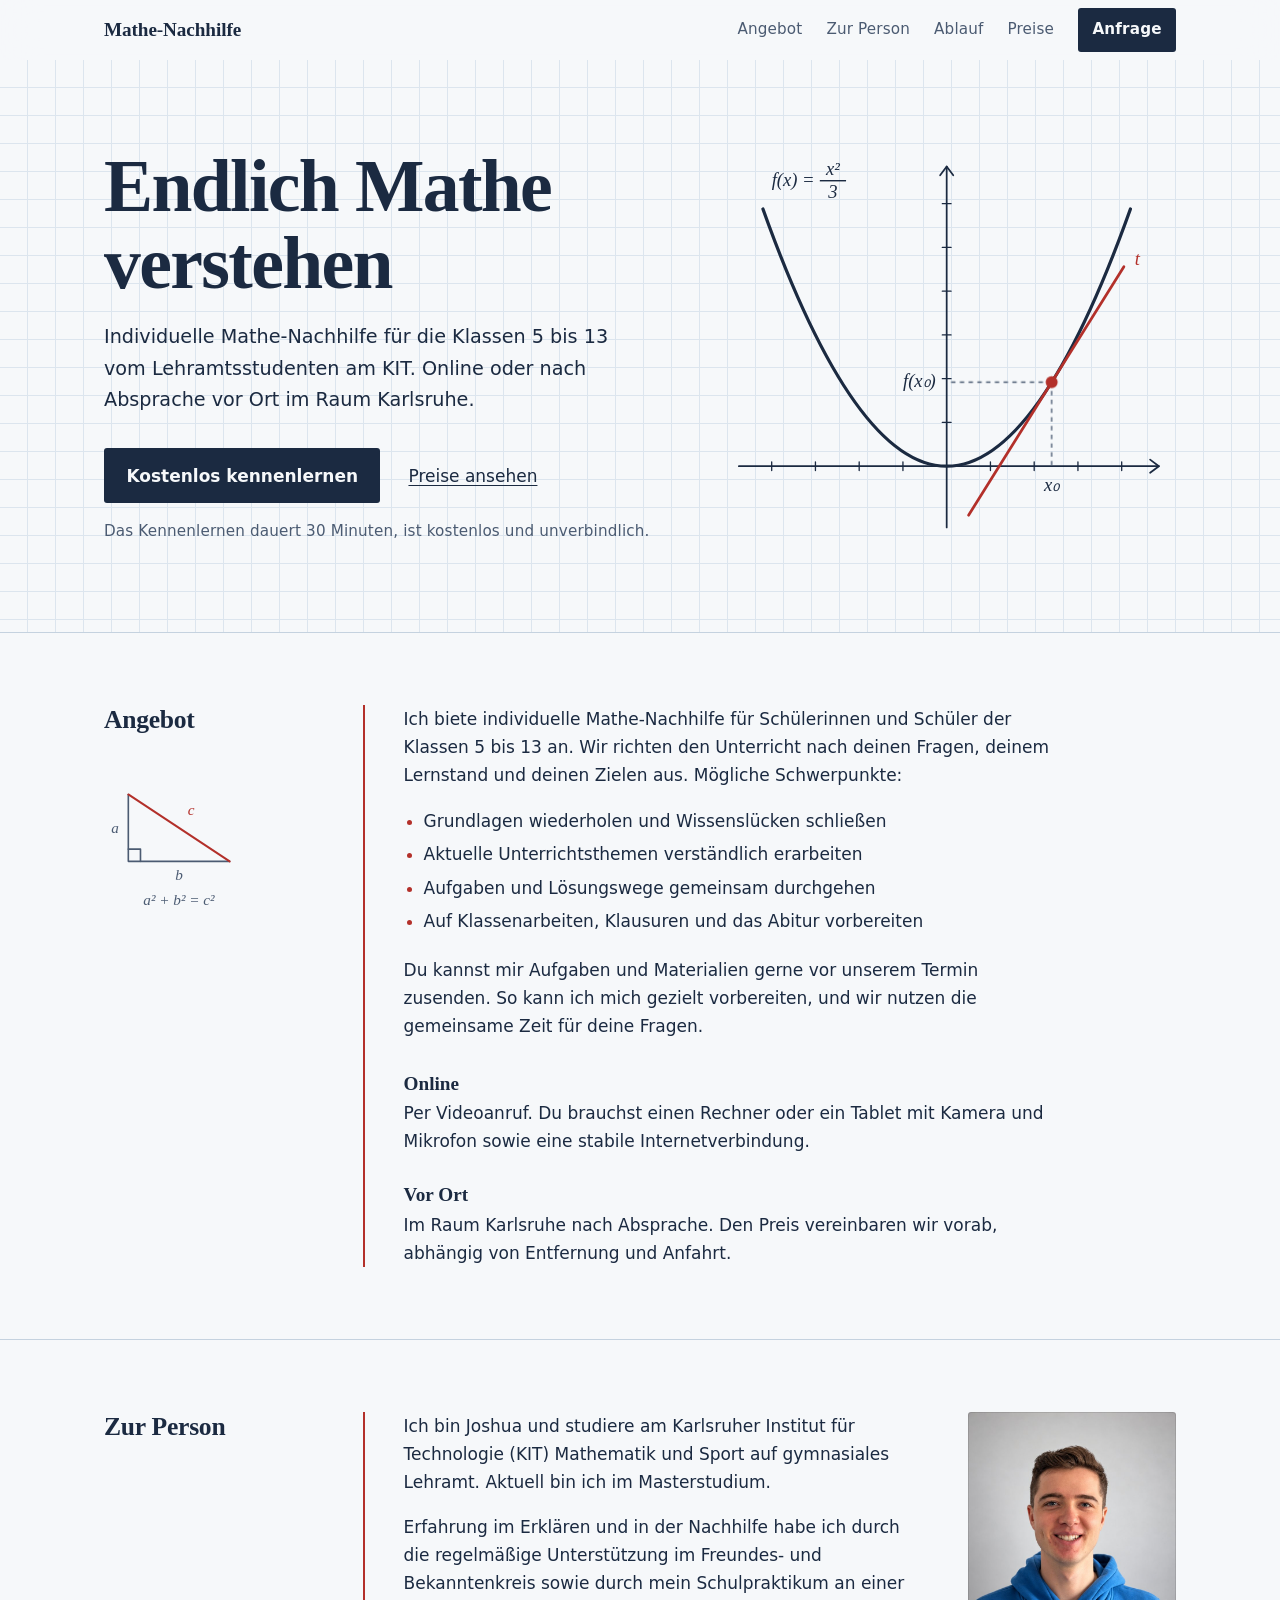
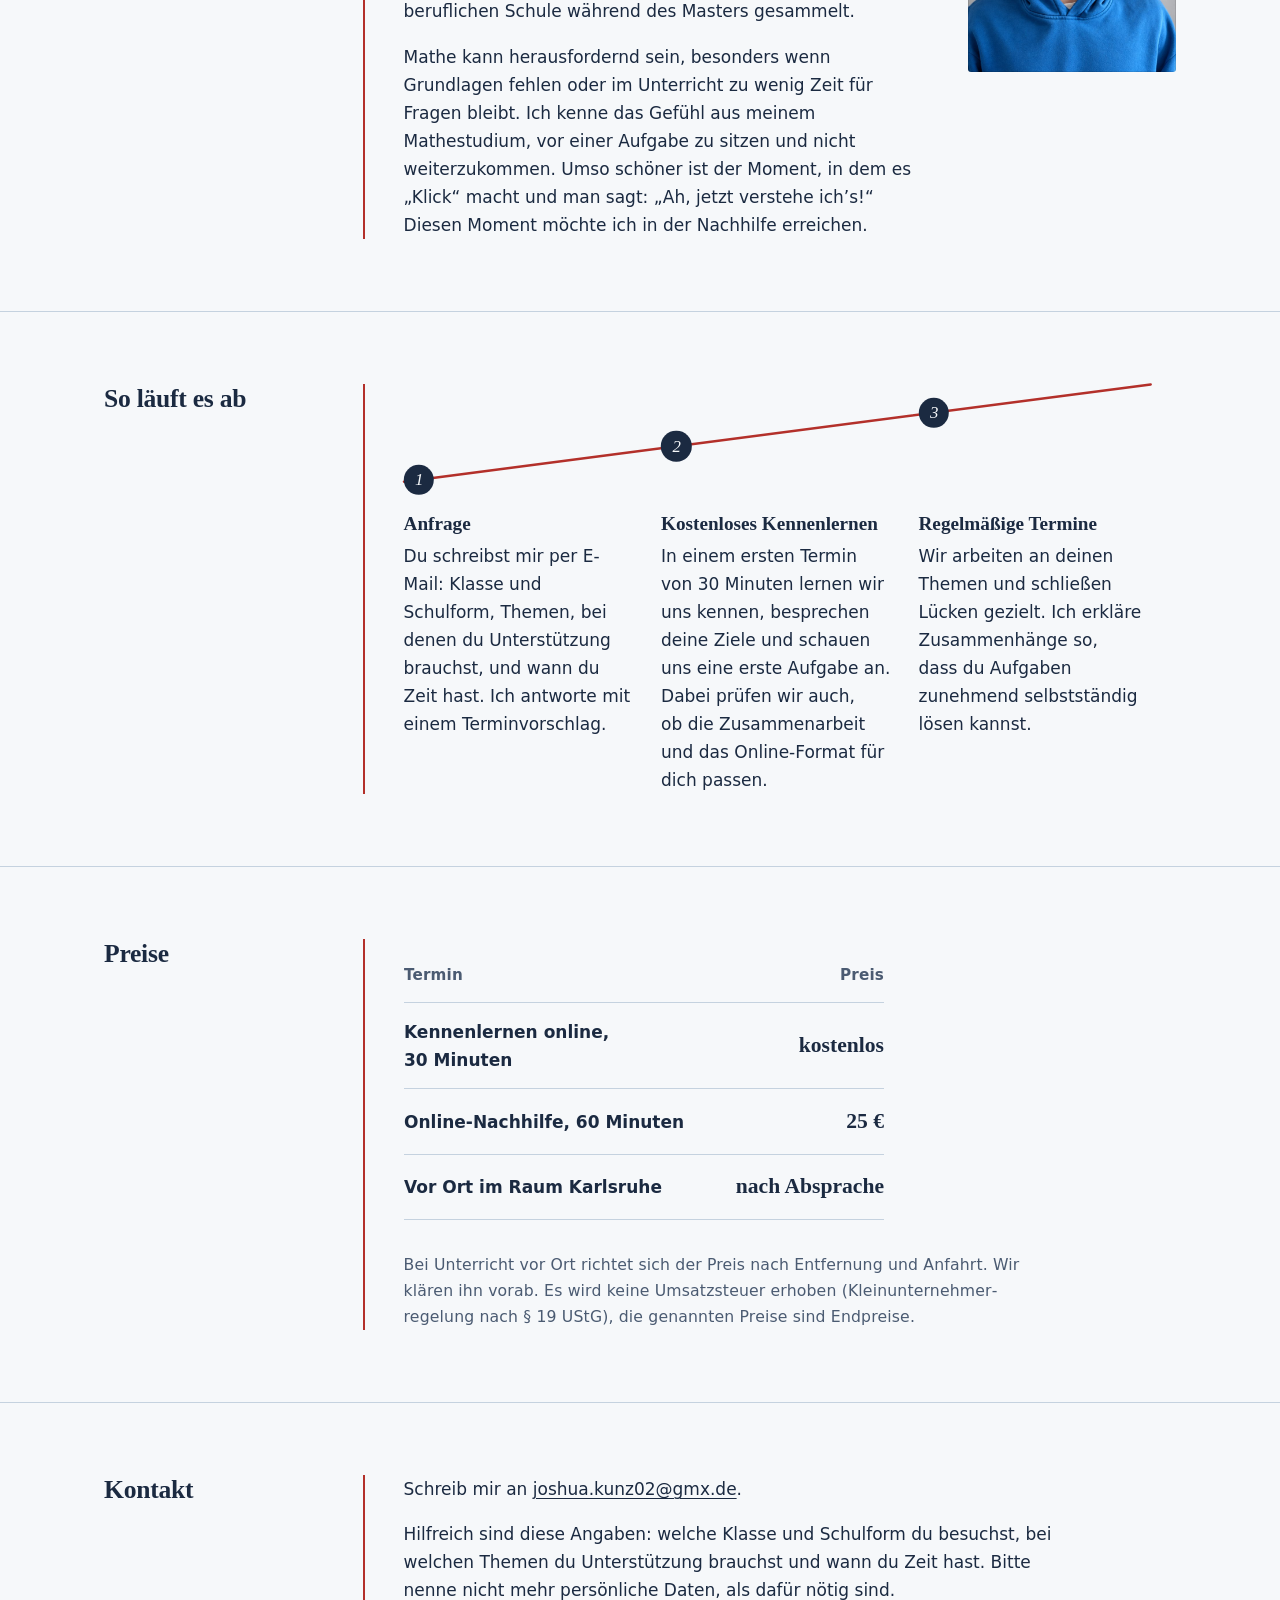
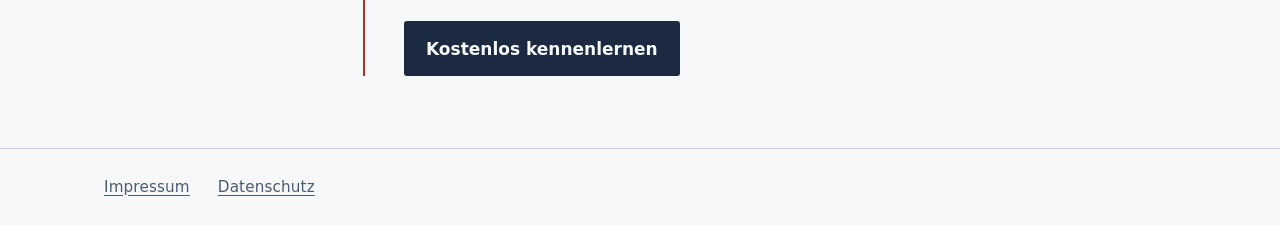
<file: index.html>
<!doctype html>
<html lang="de">
<head>
  <meta charset="utf-8">
  <meta name="viewport" content="width=device-width, initial-scale=1">
  <title>Mathe-Nachhilfe in Karlsruhe und online</title>
  <meta name="description" content="Individuelle Mathe-Nachhilfe für die Klassen 5 bis 13, online oder nach Absprache vor Ort im Raum Karlsruhe. Kostenloses Kennenlernen.">
  <link rel="icon" href="favicon.svg" type="image/svg+xml">
  <link rel="stylesheet" href="style.css">
</head>
<body>
  <a class="skip" href="#inhalt">Zum Inhalt springen</a>

  <header class="site-head">
    <div class="wrap">
      <a class="brand" href="./">Mathe-Nachhilfe</a>
      <nav class="site-nav" aria-label="Hauptnavigation">
        <a href="#angebot">Angebot</a>
        <a href="#person">Zur Person</a>
        <a href="#ablauf">Ablauf</a>
        <a href="#preise">Preise</a>
        <a class="nav-cta" href="mailto:joshua.kunz02@gmx.de?subject=Nachhilfe-Anfrage">Anfrage</a>
      </nav>
    </div>
  </header>

  <main id="inhalt">
    <section class="hero" aria-labelledby="titel">
      <div class="wrap">
        <div>
          <h1 id="titel">Endlich Mathe verstehen</h1>
          <p class="lead">Individuelle Mathe-Nachhilfe für die Klassen 5 bis 13 vom Lehramtsstudenten am KIT. Online oder nach Absprache vor Ort im Raum Karlsruhe.</p>
          <div class="hero-actions">
            <a class="btn" href="mailto:joshua.kunz02@gmx.de?subject=Nachhilfe-Anfrage">Kostenlos kennenlernen</a>
            <a href="#preise">Preise ansehen</a>
          </div>
          <p class="hero-note">Das Kennenlernen dauert 30&nbsp;Minuten, ist kostenlos und unverbindlich.</p>
        </div>

        <div class="fig-wrap">
          <svg class="fig" viewBox="0 0 420 360" role="img" aria-labelledby="fig-titel fig-text">
            <title id="fig-titel">Parabel mit Tangente</title>
            <desc id="fig-text">Graph der Funktion f(x) = x²/3 in einem Koordinatensystem. Im Punkt x₀ berührt eine Tangente die Parabel.</desc>

            <g fill="none" stroke="var(--ink)" stroke-width="1.6" stroke-linecap="round" stroke-linejoin="round">
              <path d="M20 290H404"/>
              <path d="M210 346V16"/>
              <path d="M396 284l8 6-8 6"/>
              <path d="M204 24l6-8 6 8"/>
              <path stroke-width="1.2" d="M50 286v8M90 286v8M130 286v8M170 286v8M250 286v8M290 286v8M330 286v8M370 286v8"/>
              <path stroke-width="1.2" d="M206 50h8M206 90h8M206 130h8M206 170h8M206 210h8M206 250h8"/>
            </g>

            <path class="late" d="M306 213.2V290M306 213.2H210" fill="none" stroke="var(--ink-soft)" stroke-width="1.2" stroke-dasharray="4 4"/>

            <path class="curve" pathLength="1" d="M42 54.8Q210 525.2 378 54.8" fill="none" stroke="var(--ink)" stroke-width="3" stroke-linecap="round"/>
            <path class="tangent" pathLength="1" d="M230 334.8L372 107.6" fill="none" stroke="var(--red)" stroke-width="2.5" stroke-linecap="round"/>

            <circle class="late" cx="306" cy="213.2" r="5.5" fill="var(--red)"/>
            <text class="late" x="306" y="313" text-anchor="middle">x₀</text>
            <text class="late" x="200" y="218" text-anchor="end">f(x₀)</text>
            <g>
              <text x="50" y="34">f(x) =</text>
              <text x="106" y="24" text-anchor="middle">x²</text>
              <path d="M94 29H118" fill="none" stroke="var(--ink)" stroke-width="1.3"/>
              <text x="106" y="45" text-anchor="middle">3</text>
            </g>
            <text class="late t-red" x="382" y="106">t</text>
          </svg>
        </div>
      </div>
    </section>

    <section class="section" id="angebot" aria-labelledby="h-angebot">
      <div class="wrap">
        <div class="side">
          <h2 id="h-angebot">Angebot</h2>
          <svg class="margin-note" viewBox="0 0 150 150" aria-hidden="true" focusable="false">
            <g fill="none" stroke="var(--ink-soft)" stroke-width="1.6" stroke-linecap="round" stroke-linejoin="round">
              <path d="M24 100H124M24 100V34"/>
              <path d="M24 88H36V100"/>
            </g>
            <path d="M124 100L24 34" fill="none" stroke="var(--red)" stroke-width="2" stroke-linecap="round"/>
            <text x="11" y="72" text-anchor="middle">a</text>
            <text x="74" y="118" text-anchor="middle">b</text>
            <text class="t-red" x="86" y="54" text-anchor="middle">c</text>
            <text x="74" y="143" text-anchor="middle">a² + b² = c²</text>
          </svg>
        </div>
        <div class="section-body">
          <p>Ich biete individuelle Mathe-Nachhilfe für Schülerinnen und Schüler der Klassen 5 bis 13 an. Wir richten den Unterricht nach deinen Fragen, deinem Lernstand und deinen Zielen aus. Mögliche Schwerpunkte:</p>
          <ul class="focus">
            <li>Grundlagen wiederholen und Wissenslücken schließen</li>
            <li>Aktuelle Unterrichtsthemen verständlich erarbeiten</li>
            <li>Aufgaben und Lösungswege gemeinsam durchgehen</li>
            <li>Auf Klassenarbeiten, Klausuren und das Abitur vorbereiten</li>
          </ul>
          <p>Du kannst mir Aufgaben und Materialien gerne vor unserem Termin zusenden. So kann ich mich gezielt vorbereiten, und wir nutzen die gemeinsame Zeit für deine Fragen.</p>
          <dl class="formats">
            <dt>Online</dt>
            <dd>Per Videoanruf. Du brauchst einen Rechner oder ein Tablet mit Kamera und Mikrofon sowie eine stabile Internetverbindung.</dd>
            <dt>Vor Ort</dt>
            <dd>Im Raum Karlsruhe nach Absprache. Den Preis vereinbaren wir vorab, abhängig von Entfernung und Anfahrt.</dd>
          </dl>
        </div>
      </div>
    </section>

    <section class="section" id="person" aria-labelledby="h-person">
      <div class="wrap">
        <h2 id="h-person">Zur Person</h2>
        <div class="section-body person">
          <img class="portrait" src="joshua-kunz.jpg" width="720" height="900" loading="lazy" alt="Porträt von Joshua Kunz">
          <div class="person-text">
            <p>Ich bin Joshua und studiere am Karlsruher Institut für Technologie (KIT) Mathematik und Sport auf gymnasiales Lehramt. Aktuell bin ich im Masterstudium.</p>
            <p>Erfahrung im Erklären und in der Nachhilfe habe ich durch die regelmäßige Unterstützung im Freundes- und Bekanntenkreis sowie durch mein Schulpraktikum an einer beruflichen Schule während des Masters gesammelt.</p>
            <p>Mathe kann herausfordernd sein, besonders wenn Grundlagen fehlen oder im Unterricht zu wenig Zeit für Fragen bleibt. Ich kenne das Gefühl aus meinem Mathestudium, vor einer Aufgabe zu sitzen und nicht weiterzukommen. Umso schöner ist der Moment, in dem es „Klick“ macht und man sagt: „Ah, jetzt verstehe ich’s!“ Diesen Moment möchte ich in der Nachhilfe erreichen.</p>
          </div>
        </div>
      </div>
    </section>

    <section class="section" id="ablauf" aria-labelledby="h-ablauf">
      <div class="wrap">
        <h2 id="h-ablauf">So läuft es ab</h2>
        <div class="section-body">
          <div class="rise" aria-hidden="true">
            <svg viewBox="0 0 600 90" preserveAspectRatio="none" focusable="false">
              <line x1="0" y1="84.5" x2="580" y2="0.4" stroke="var(--red)" stroke-width="2.5" stroke-linecap="round" vector-effect="non-scaling-stroke"/>
            </svg>
            <span class="pt" style="left: calc(0% + .95rem); top: 92%">1</span>
            <span class="pt" style="left: calc(33.333% + .95rem); top: 59.9%">2</span>
            <span class="pt" style="left: calc(66.667% + .95rem); top: 27.7%">3</span>
          </div>
          <ol class="steps">
            <li>
              <div>
                <strong>Anfrage</strong>
                <p>Du schreibst mir per E-Mail: Klasse und Schulform, Themen, bei denen du Unterstützung brauchst, und wann du Zeit hast. Ich antworte mit einem Terminvorschlag.</p>
              </div>
            </li>
            <li>
              <div>
                <strong>Kostenloses Kennenlernen</strong>
                <p>In einem ersten Termin von 30&nbsp;Minuten lernen wir uns kennen, besprechen deine Ziele und schauen uns eine erste Aufgabe an. Dabei prüfen wir auch, ob die Zusammenarbeit und das Online-Format für dich passen.</p>
              </div>
            </li>
            <li>
              <div>
                <strong>Regelmäßige Termine</strong>
                <p>Wir arbeiten an deinen Themen und schließen Lücken gezielt. Ich erkläre Zusammenhänge so, dass du Aufgaben zunehmend selbstständig lösen kannst.</p>
              </div>
            </li>
          </ol>
        </div>
      </div>
    </section>

    <section class="section" id="preise" aria-labelledby="h-preise">
      <div class="wrap">
        <h2 id="h-preise">Preise</h2>
        <div class="section-body">
          <div class="price-wrap">
          <table class="prices">
            <thead>
              <tr><th scope="col">Termin</th><th scope="col">Preis</th></tr>
            </thead>
            <tbody>
              <tr><th scope="row">Kennenlernen online, 30&nbsp;Minuten</th><td class="price">kostenlos</td></tr>
              <tr><th scope="row">Online-Nachhilfe, 60&nbsp;Minuten</th><td class="price">25&nbsp;€</td></tr>
              <tr><th scope="row">Vor Ort im Raum Karlsruhe</th><td class="price">nach Absprache</td></tr>
            </tbody>
          </table>
          </div>
          <p class="note">Bei Unterricht vor Ort richtet sich der Preis nach Entfernung und Anfahrt. Wir klären ihn vorab. Es wird keine Umsatzsteuer erhoben (Kleinunter&shy;nehmer&shy;regelung nach §&nbsp;19 UStG), die genannten Preise sind Endpreise.</p>
        </div>
      </div>
    </section>

    <section class="section" id="kontakt" aria-labelledby="h-kontakt">
      <div class="wrap">
        <h2 id="h-kontakt">Kontakt</h2>
        <div class="section-body">
          <p>Schreib mir an <a href="mailto:joshua.kunz02@gmx.de?subject=Nachhilfe-Anfrage">joshua.kunz02@gmx.de</a>.</p>
          <p>Hilfreich sind diese Angaben: welche Klasse und Schulform du besuchst, bei welchen Themen du Unterstützung brauchst und wann du Zeit hast. Bitte nenne nicht mehr persönliche Daten, als dafür nötig sind.</p>
          <p><a class="btn" href="mailto:joshua.kunz02@gmx.de?subject=Nachhilfe-Anfrage">Kostenlos kennenlernen</a></p>
        </div>
      </div>
    </section>
  </main>

  <footer class="site-foot">
    <div class="wrap">
      <a href="impressum.html">Impressum</a>
      <a href="datenschutz.html">Datenschutz</a>
    </div>
  </footer>
</body>
</html>
</file>
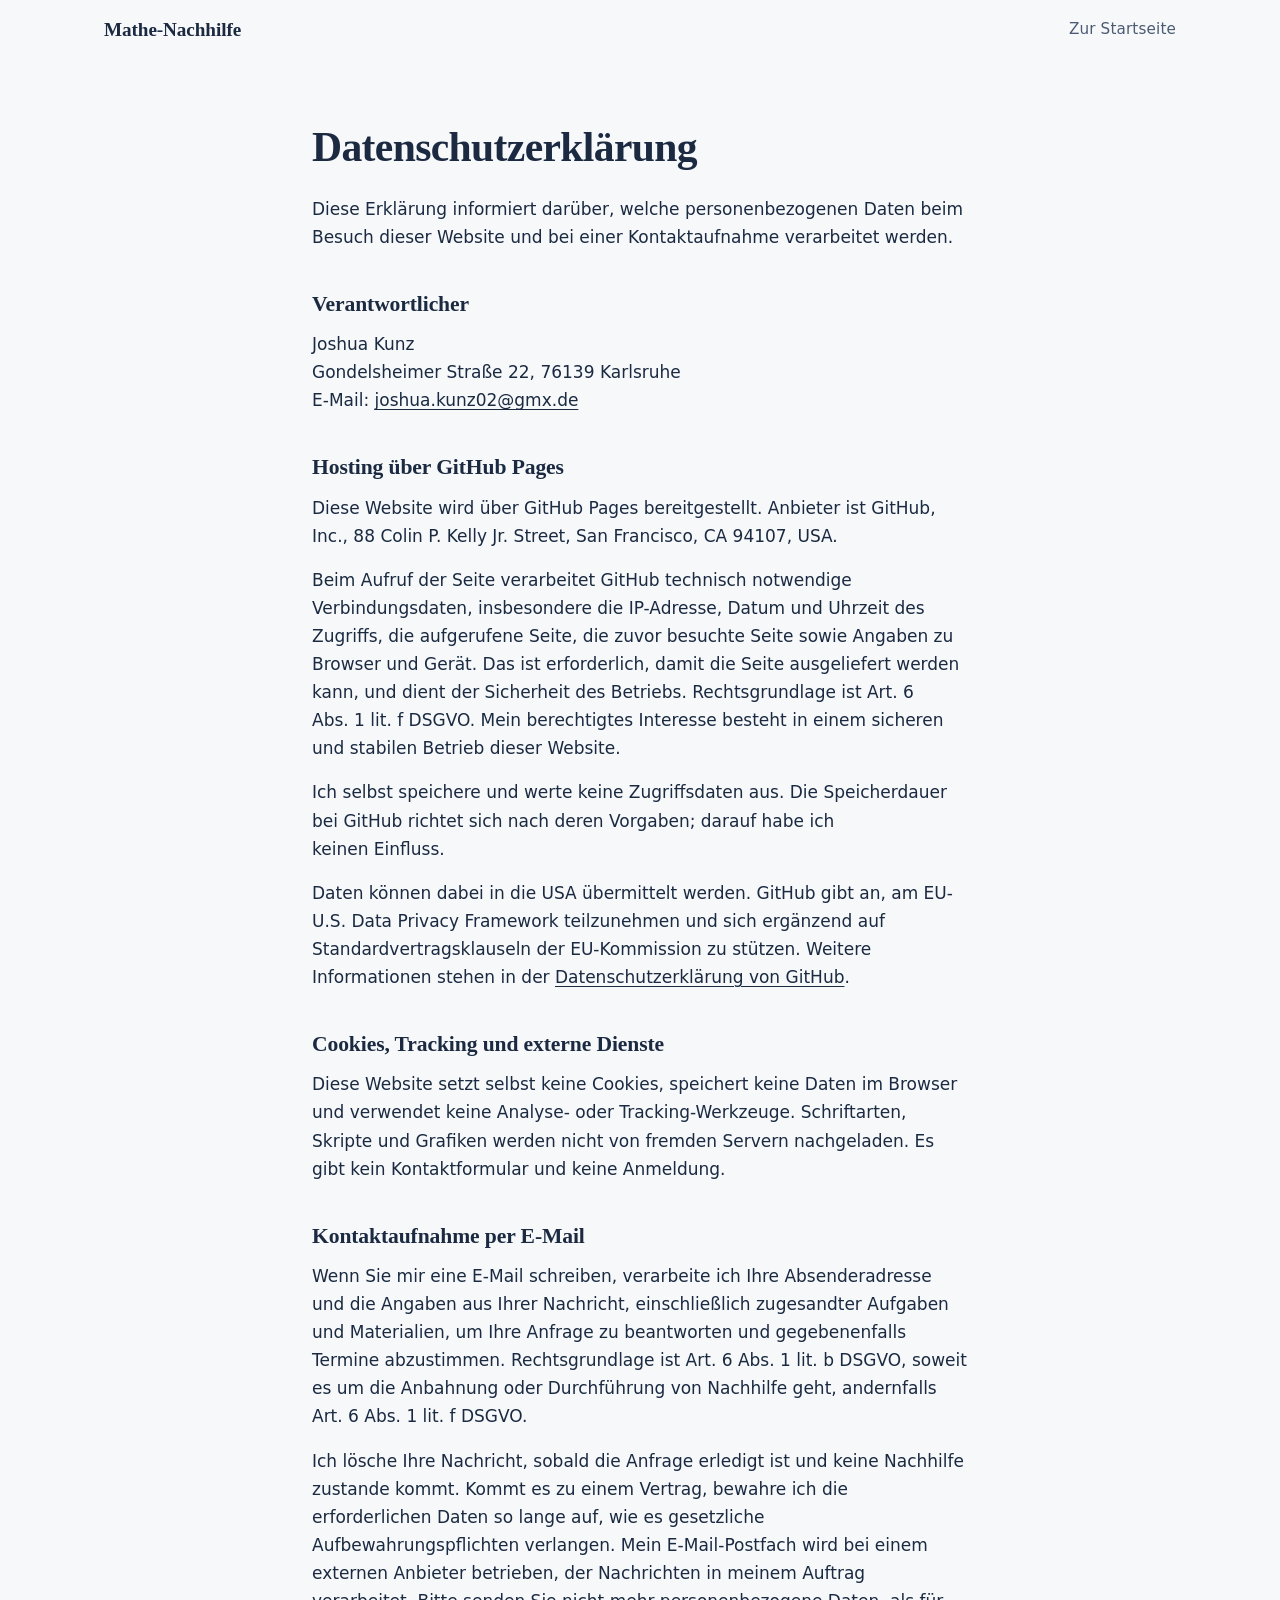
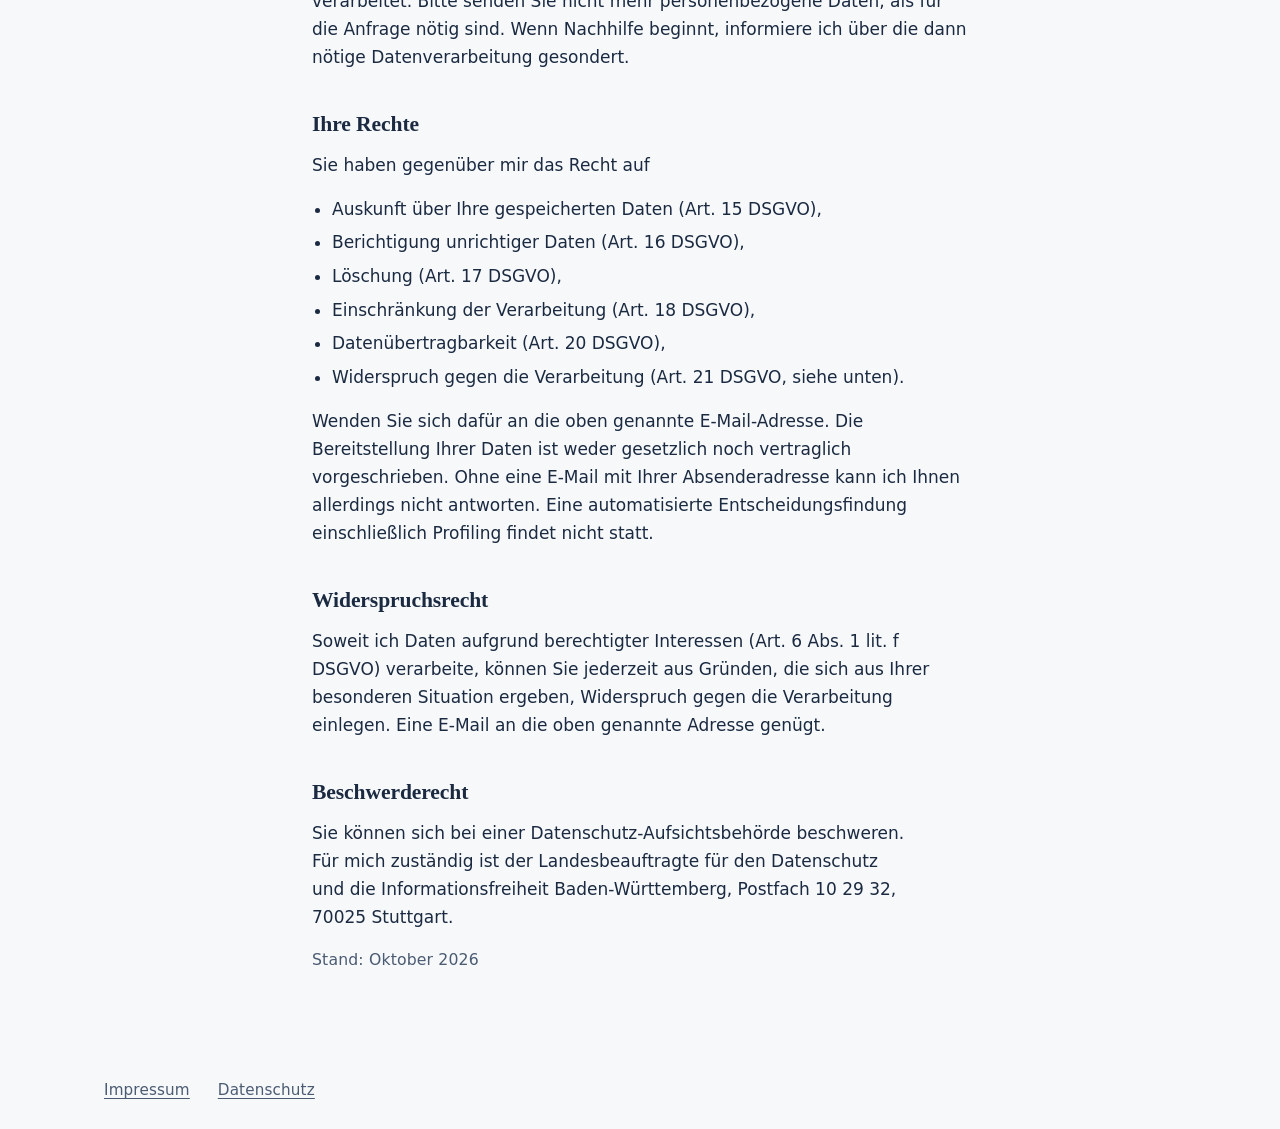
<file: datenschutz.html>
<!doctype html>
<html lang="de">
<head>
  <meta charset="utf-8">
  <meta name="viewport" content="width=device-width, initial-scale=1">
  <title>Datenschutzerklärung | Mathe-Nachhilfe</title>
  <meta name="robots" content="noindex">
  <link rel="icon" href="favicon.svg" type="image/svg+xml">
  <link rel="stylesheet" href="style.css">
</head>
<body>
  <header class="site-head">
    <div class="wrap">
      <a class="brand" href="./">Mathe-Nachhilfe</a>
      <nav class="site-nav" aria-label="Hauptnavigation">
        <a href="./">Zur Startseite</a>
      </nav>
    </div>
  </header>

  <main class="legal">
    <div class="wrap">
      <h1>Datenschutzerklärung</h1>

      <p>Diese Erklärung informiert darüber, welche personenbezogenen Daten beim Besuch dieser Website und bei einer Kontaktaufnahme verarbeitet werden.</p>

      <h2>Verantwortlicher</h2>
      <p>
        Joshua Kunz<br>
        Gondelsheimer Straße 22, 76139 Karlsruhe<br>
        E-Mail: <a href="mailto:joshua.kunz02@gmx.de">joshua.kunz02@gmx.de</a>
      </p>

      <h2>Hosting über GitHub Pages</h2>
      <p>Diese Website wird über GitHub Pages bereitgestellt. Anbieter ist GitHub, Inc., 88 Colin P. Kelly Jr. Street, San Francisco, CA 94107, USA.</p>
      <p>Beim Aufruf der Seite verarbeitet GitHub technisch notwendige Verbindungsdaten, insbesondere die IP-Adresse, Datum und Uhrzeit des Zugriffs, die aufgerufene Seite, die zuvor besuchte Seite sowie Angaben zu Browser und Gerät. Das ist erforderlich, damit die Seite ausgeliefert werden kann, und dient der Sicherheit des Betriebs. Rechtsgrundlage ist Art.&nbsp;6 Abs.&nbsp;1 lit.&nbsp;f DSGVO. Mein berechtigtes Interesse besteht in einem sicheren und stabilen Betrieb dieser Website.</p>
      <p>Ich selbst speichere und werte keine Zugriffsdaten aus. Die Speicherdauer bei GitHub richtet sich nach deren Vorgaben; darauf habe ich keinen Einfluss.</p>
      <p>Daten können dabei in die USA übermittelt werden. GitHub gibt an, am EU-U.S. Data Privacy Framework teilzunehmen und sich ergänzend auf Standardvertragsklauseln der EU-Kommission zu stützen. Weitere Informationen stehen in der <a href="https://docs.github.com/en/site-policy/privacy-policies/github-general-privacy-statement" rel="noopener noreferrer">Datenschutzerklärung von GitHub</a>.</p>

      <h2>Cookies, Tracking und externe Dienste</h2>
      <p>Diese Website setzt selbst keine Cookies, speichert keine Daten im Browser und verwendet keine Analyse- oder Tracking-Werkzeuge. Schriftarten, Skripte und Grafiken werden nicht von fremden Servern nachgeladen. Es gibt kein Kontaktformular und keine Anmeldung.</p>

      <h2>Kontaktaufnahme per E-Mail</h2>
      <p>Wenn Sie mir eine E-Mail schreiben, verarbeite ich Ihre Absenderadresse und die Angaben aus Ihrer Nachricht, einschließlich zugesandter Aufgaben und Materialien, um Ihre Anfrage zu beantworten und gegebenenfalls Termine abzustimmen. Rechtsgrundlage ist Art.&nbsp;6 Abs.&nbsp;1 lit.&nbsp;b DSGVO, soweit es um die Anbahnung oder Durchführung von Nachhilfe geht, andernfalls Art.&nbsp;6 Abs.&nbsp;1 lit.&nbsp;f DSGVO.</p>
      <p>Ich lösche Ihre Nachricht, sobald die Anfrage erledigt ist und keine Nachhilfe zustande kommt. Kommt es zu einem Vertrag, bewahre ich die erforderlichen Daten so lange auf, wie es gesetzliche Aufbewahrungspflichten verlangen. Mein E-Mail-Postfach wird bei einem externen Anbieter betrieben, der Nachrichten in meinem Auftrag verarbeitet. Bitte senden Sie nicht mehr personenbezogene Daten, als für die Anfrage nötig sind. Wenn Nachhilfe beginnt, informiere ich über die dann nötige Datenverarbeitung gesondert.</p>

      <h2>Ihre Rechte</h2>
      <p>Sie haben gegenüber mir das Recht auf</p>
      <ul>
        <li>Auskunft über Ihre gespeicherten Daten (Art.&nbsp;15 DSGVO),</li>
        <li>Berichtigung unrichtiger Daten (Art.&nbsp;16 DSGVO),</li>
        <li>Löschung (Art.&nbsp;17 DSGVO),</li>
        <li>Einschränkung der Verarbeitung (Art.&nbsp;18 DSGVO),</li>
        <li>Datenübertragbarkeit (Art.&nbsp;20 DSGVO),</li>
        <li>Widerspruch gegen die Verarbeitung (Art.&nbsp;21 DSGVO, siehe unten).</li>
      </ul>
      <p>Wenden Sie sich dafür an die oben genannte E-Mail-Adresse. Die Bereitstellung Ihrer Daten ist weder gesetzlich noch vertraglich vorgeschrieben. Ohne eine E-Mail mit Ihrer Absenderadresse kann ich Ihnen allerdings nicht antworten. Eine automatisierte Entscheidungsfindung einschließlich Profiling findet nicht statt.</p>

      <h2>Widerspruchsrecht</h2>
      <p>Soweit ich Daten aufgrund berechtigter Interessen (Art.&nbsp;6 Abs.&nbsp;1 lit.&nbsp;f DSGVO) verarbeite, können Sie jederzeit aus Gründen, die sich aus Ihrer besonderen Situation ergeben, Widerspruch gegen die Verarbeitung einlegen. Eine E-Mail an die oben genannte Adresse genügt.</p>

      <h2>Beschwerderecht</h2>
      <p>Sie können sich bei einer Datenschutz-Aufsichtsbehörde beschweren. Für mich zuständig ist der Landesbeauftragte für den Datenschutz und die Informationsfreiheit Baden-Württemberg, Postfach 10&nbsp;29&nbsp;32, 70025 Stuttgart.</p>

      <p class="note">Stand: Oktober 2026</p>
    </div>
  </main>

  <footer class="site-foot">
    <div class="wrap">
      <a href="impressum.html">Impressum</a>
      <a href="datenschutz.html">Datenschutz</a>
    </div>
  </footer>
</body>
</html>
</file>
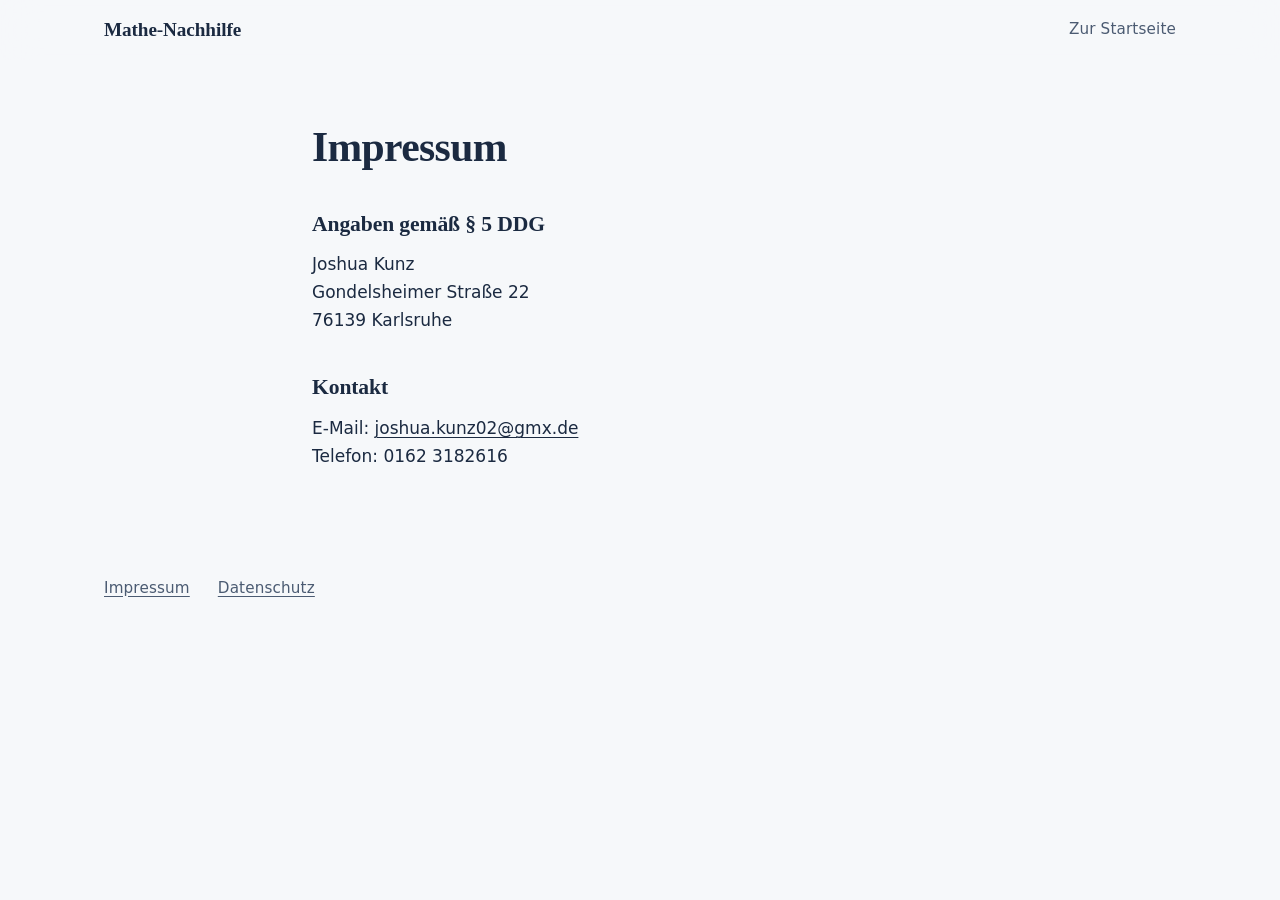
<file: impressum.html>
<!doctype html>
<html lang="de">
<head>
  <meta charset="utf-8">
  <meta name="viewport" content="width=device-width, initial-scale=1">
  <title>Impressum | Mathe-Nachhilfe</title>
  <meta name="robots" content="noindex">
  <link rel="icon" href="favicon.svg" type="image/svg+xml">
  <link rel="stylesheet" href="style.css">
</head>
<body>
  <header class="site-head">
    <div class="wrap">
      <a class="brand" href="./">Mathe-Nachhilfe</a>
      <nav class="site-nav" aria-label="Hauptnavigation">
        <a href="./">Zur Startseite</a>
      </nav>
    </div>
  </header>

  <main class="legal">
    <div class="wrap">
      <h1>Impressum</h1>

      <h2>Angaben gemäß §&nbsp;5 DDG</h2>
      <address>
        Joshua Kunz<br>
        Gondelsheimer Straße 22<br>
        76139 Karlsruhe
      </address>

      <h2>Kontakt</h2>
      <p>
        E-Mail: <a href="mailto:joshua.kunz02@gmx.de">joshua.kunz02@gmx.de</a><br>
        Telefon: 0162 3182616
      </p>
    </div>
  </main>

  <footer class="site-foot">
    <div class="wrap">
      <a href="impressum.html">Impressum</a>
      <a href="datenschutz.html">Datenschutz</a>
    </div>
  </footer>
</body>
</html>
</file>
<file: style.css>
/* Mathe-Nachhilfe: statische Seite, keine externen Schriften oder Skripte. */

:root {
  --paper: #f6f8fa;
  --grid: #dce5ee;
  --rule: #c5d2df;
  --ink: #1b2a41;
  --ink-soft: #4b5b72;
  --red: #b3302a;
  --on-red: #ffffff;
  --head-bg: rgba(246, 248, 250, .88);
  --head-h: 3.75rem;
  --img-outline: oklch(0 0 0 / .1);
  --serif: "Palatino Linotype", Palatino, "Book Antiqua", "URW Palladio L", P052, Georgia, serif;
  --sans: system-ui, -apple-system, "Segoe UI", Roboto, "Helvetica Neue", Arial, sans-serif;
  color-scheme: light dark;
}

/* Dunkelmodus: gleiche Rollen, andere Werte. Kontraste gerechnet: Text 8,5:1, Rot 5,7:1. */
@media (prefers-color-scheme: dark) {
  :root {
    --paper: #121a26;
    --grid: #1b2636;
    --rule: #2e3c50;
    --ink: #e9eff7;
    --ink-soft: #a9b6c9;
    --red: #ee6b60;
    --on-red: #121a26;
    --head-bg: rgba(18, 26, 38, .86);
    --img-outline: oklch(1 0 0 / .1);
  }
  .portrait { filter: brightness(.93); }
}

*, *::before, *::after { box-sizing: border-box; }

html { -webkit-text-size-adjust: 100%; scroll-behavior: smooth; }

body {
  margin: 0;
  background: var(--paper);
  color: var(--ink);
  font-family: var(--sans);
  font-size: 1.0625rem;
  line-height: 1.65;
  font-optical-sizing: auto;
  overflow-wrap: break-word;
  -webkit-font-smoothing: antialiased;
  -moz-osx-font-smoothing: grayscale;
}

/* Keine einzelnen Wörter in der letzten Zeile */
p, li, dd { text-wrap: pretty; }

/* Rückmeldung sofort beim Drücken, nicht erst beim Loslassen */
a {
  color: var(--ink); text-decoration-thickness: 1px; text-underline-offset: 3px;
  touch-action: manipulation; -webkit-tap-highlight-color: transparent;
  border-radius: 2px;
  transition: color 120ms ease-out;
}
a:active { color: var(--red); }
/* Der Fokusring übernimmt den Radius des Elements (plus Abstand), Buttons behalten ihre 3 px */
:focus-visible { outline: 3px solid var(--red); outline-offset: 3px; }

.skip {
  position: absolute; left: 1rem; top: -4rem;
  background: var(--ink); color: var(--paper); padding: .6rem 1rem; z-index: 30;
}
.skip:focus { top: 1rem; }

.wrap {
  max-width: 72rem;
  margin-inline: auto;
  padding-inline: clamp(1.25rem, 4vw, 2.5rem);
}

/* Kopfzeile: lichtdurchlässige Ebene, Inhalt läuft darunter durch */
.site-head {
  position: relative; z-index: 20;
  background: var(--head-bg);
  -webkit-backdrop-filter: blur(18px) saturate(160%);
  backdrop-filter: blur(18px) saturate(160%);
}
.site-head::after {
  content: ""; position: absolute; left: 0; right: 0; bottom: 0; height: 1px;
  background: var(--rule);
}
/* Die Kante erscheint erst, wenn Inhalt unter die Leiste läuft */
@supports (animation-timeline: scroll()) {
  .site-head::after {
    opacity: 0;
    animation: edge linear both;
    animation-timeline: scroll(root block);
    animation-range: 0 3rem;
  }
  @keyframes edge { to { opacity: 1; } }
}
.site-head .wrap {
  display: flex; flex-wrap: wrap; align-items: center;
  justify-content: space-between; gap: .25rem 2rem;
  padding-block: .5rem;
}
.brand {
  font-family: var(--serif); font-weight: 700; font-size: 1.2rem;
  letter-spacing: -.005em;
  text-decoration: none; color: var(--ink);
}
.site-nav { display: flex; flex-wrap: wrap; align-items: center; gap: 0 1.5rem; font-size: .95rem; letter-spacing: .01em; }
/* Trefferfläche mindestens 44 Punkte hoch, sichtbare Größe unverändert */
.site-nav a, .site-foot a { display: inline-flex; align-items: center; min-height: 2.75rem; text-decoration: none; }
.site-nav a { color: var(--ink-soft); min-width: 2.75rem; justify-content: center; }
.site-nav a:active { color: var(--red); text-decoration: underline; }
.site-nav a.nav-cta {
  background: var(--ink); color: var(--paper);
  padding-inline: .9rem; border-radius: 3px; font-weight: 600;
  transition: transform 100ms ease-out, background-color 120ms ease-out, color 120ms ease-out;
}
.site-nav a.nav-cta:active { background: var(--red); color: var(--on-red); text-decoration: none; transform: scale(.96); }

/* Einstieg: Karopapier mit Parabel */
.hero {
  background-color: var(--paper);
  background-image:
    linear-gradient(var(--grid) 1px, transparent 1px),
    linear-gradient(90deg, var(--grid) 1px, transparent 1px);
  background-size: 28px 28px;
  background-position: -1px -1px;
  border-bottom: 1px solid var(--rule);
}
.hero .wrap {
  display: grid;
  grid-template-columns: minmax(0, 1.1fr) minmax(0, .9fr);
  gap: clamp(1.5rem, 4vw, 4rem);
  align-items: center;
  padding-block: clamp(2.5rem, 7vw, 5.5rem);
}
/* Große Schrift: engere Laufweite und knappe Zeilenhöhe */
.hero h1 {
  font-family: var(--serif);
  font-weight: 700;
  font-size: clamp(2.5rem, 6vw, 4.6rem);
  line-height: 1.04;
  letter-spacing: -.022em;
  text-wrap: balance;
  margin: 0 0 1.25rem;
  max-width: 14ch;
}
.lead { font-size: 1.2rem; max-width: 34rem; margin: 0 0 2rem; text-wrap: pretty; }
.hero-actions { display: flex; flex-wrap: wrap; align-items: center; gap: .25rem 1.75rem; }
.hero-actions > a:not(.btn) { display: inline-flex; align-items: center; min-height: 2.75rem; }
.hero-note { margin: 1rem 0 0; color: var(--ink-soft); font-size: .95rem; letter-spacing: .01em; }

.btn {
  display: inline-block;
  background: var(--ink); color: var(--paper);
  padding: .85rem min(1.4rem, 6vw);
  max-width: 100%;
  border-radius: 3px;
  font-weight: 600; text-decoration: none;
  transition: transform 100ms ease-out, background-color 120ms ease-out, color 120ms ease-out;
}
.btn:active { background: var(--red); color: var(--on-red); transform: scale(.96); }

.fig { width: 100%; height: auto; display: block; overflow: visible; }
.fig text { font-family: var(--serif); font-style: italic; font-size: 17px; fill: var(--ink); }
.fig .t-red { fill: var(--red); }

/* Einmalige Bewegung beim Laden: Kurve, Tangente, Berührpunkt */
.fig .curve, .fig .tangent {
  stroke-dasharray: 1; stroke-dashoffset: 1;
  animation: draw 1.4s cubic-bezier(.2, 0, 0, 1) .2s forwards;
}
.fig .tangent { animation-delay: 1.5s; animation-duration: .8s; }
.fig .late { opacity: 0; animation: show .5s ease-out 2.2s forwards; }
@keyframes draw { to { stroke-dashoffset: 0; } }
@keyframes show { to { opacity: 1; } }

@media (prefers-reduced-motion: reduce) {
  html { scroll-behavior: auto; }
  .fig .curve, .fig .tangent, .fig .late {
    animation: none; stroke-dashoffset: 0; opacity: 1;
  }
  .btn, .site-nav a.nav-cta { transition: none; }
  .btn:active, .site-nav a.nav-cta:active { transform: none; }
  a { transition: none; }
}

/* Abschnitte im Heft-Layout: Titel links, Inhalt rechts neben dem roten Rand */
.section { border-bottom: 1px solid var(--rule); }
.section .wrap {
  display: grid;
  grid-template-columns: minmax(0, 13rem) minmax(0, 1fr);
  column-gap: clamp(1.5rem, 4vw, 3.5rem);
  padding-block: clamp(2.5rem, 6vw, 4.5rem);
}
.section h2 {
  font-family: var(--serif);
  font-size: 1.6rem; line-height: 1.2;
  letter-spacing: -.01em;
  text-wrap: balance;
  margin: 0;
  align-self: start;
  position: sticky; top: calc(var(--head-h) + 1.25rem);
}
.section-body {
  border-left: 2px solid var(--red);
  padding-left: clamp(1.25rem, 3vw, 2.5rem);
  max-width: 44rem;
}
.section-body > :first-child { margin-top: 0; }
.section-body > :last-child { margin-bottom: 0; }
.section-body p { max-width: 62ch; }

/* Randnotiz: kleine Skizze unter dem Titel, wie am Heftrand */
.section .side { align-self: start; position: sticky; top: calc(var(--head-h) + 1.25rem); }
.section .side h2 { position: static; }
.margin-note { display: block; width: 9.5rem; height: auto; margin-top: 1.5rem; overflow: visible; }
.margin-note text { font-family: var(--serif); font-style: italic; font-size: 15px; fill: var(--ink-soft); }
.margin-note .t-red { fill: var(--red); }

/* Ablauf: drei Schritte als Punkte auf einer ansteigenden Geraden (nur Desktop) */
.rise { display: none; }

.section-body.person { max-width: 56rem; display: grid; grid-template-columns: minmax(0, 1fr) 13rem; gap: 1.5rem 2.5rem; align-items: start; }
.person-text > :first-child { margin-top: 0; }
.person-text > :last-child { margin-bottom: 0; }
.portrait { grid-column: 2; grid-row: 1; width: 100%; height: auto; aspect-ratio: 4 / 5; object-fit: cover; border-radius: 3px; outline: 1px solid var(--img-outline); outline-offset: -1px; background: var(--grid); }

ul.focus { margin: 0 0 1.25rem; padding-left: 1.25rem; max-width: 60ch; }
ul.focus li { margin-bottom: .35rem; }
ul.focus li::marker { color: var(--red); }

dl.formats { margin: 1.75rem 0 0; }
dl.formats dt { font-family: var(--serif); font-weight: 700; font-size: 1.2rem; }
dl.formats dd { margin: 0 0 1.5rem; max-width: 60ch; }
dl.formats dd:last-child { margin-bottom: 0; }

ol.steps { list-style: none; counter-reset: step; margin: 0; padding: 0; }
ol.steps li {
  counter-increment: step;
  display: grid; grid-template-columns: 2.75rem minmax(0, 1fr);
  margin-bottom: 1.75rem;
}
ol.steps li:last-child { margin-bottom: 0; }
ol.steps li::before {
  content: counter(step);
  font-family: var(--serif); font-style: italic; font-size: 2rem; line-height: 1.1;
  color: var(--red);
}
ol.steps strong { display: block; font-family: var(--serif); font-size: 1.2rem; }
ol.steps p { margin: .15rem 0 0; max-width: 58ch; }

table.prices { border-collapse: collapse; width: 100%; max-width: 30rem; margin: 1.5rem 0 1rem; }
table.prices th, table.prices td { text-align: left; padding: .9rem 0; border-bottom: 1px solid var(--rule); }
table.prices thead th { font-weight: 600; color: var(--ink-soft); font-size: .95rem; letter-spacing: .01em; padding-top: 0; }
table.prices td:last-child, table.prices th:last-child { text-align: right; }
table.prices .price { font-family: var(--serif); font-size: 1.35rem; font-weight: 700; padding-left: 1rem; }
/* Nur umbruchfrei, solange Platz ist: bei großer Systemschrift darf der Preis umbrechen */
@media (min-width: 22rem) { table.prices .price { white-space: nowrap; } }
/* Große Systemschrift: Zeilen stapeln, wenn der Platz im Verhältnis zur Schrift zu knapp wird */
.price-wrap { container-type: inline-size; }
@container (max-width: 15rem) {
  table.prices, table.prices tbody, table.prices tr, table.prices th, table.prices td { display: block; }
  table.prices thead { position: absolute; width: 1px; height: 1px; overflow: hidden; clip: rect(0 0 0 0); }
  table.prices tr { padding: .9rem 0; border-bottom: 1px solid var(--rule); }
  table.prices th, table.prices td { padding: 0; border: 0; text-align: left; }
  table.prices td:last-child, table.prices th:last-child { text-align: left; }
  table.prices .price { padding-left: 0; white-space: normal; }
}
.note { color: var(--ink-soft); font-size: .98rem; letter-spacing: .01em; }

/* Fuß */
.site-foot { padding-block: 1rem; font-size: .95rem; letter-spacing: .01em; color: var(--ink-soft); }
.site-foot .wrap { display: flex; flex-wrap: wrap; gap: 0 1.75rem; }
.site-foot a { color: var(--ink-soft); text-decoration: underline; }
.site-foot a:active { color: var(--red); }

/* Rechtstexte */
.legal { overflow-wrap: break-word; }
.legal .wrap { max-width: 46rem; padding-block: clamp(2rem, 6vw, 4rem); }
.legal h1 { font-family: var(--serif); font-size: clamp(2rem, 4vw, 2.6rem); line-height: 1.12; letter-spacing: -.015em; text-wrap: balance; margin: 0 0 1.5rem; }
.legal h2 { font-family: var(--serif); font-size: 1.35rem; letter-spacing: -.005em; text-wrap: balance; margin: 2.25rem 0 .5rem; }
.legal p, .legal ul, .legal address { max-width: 65ch; margin: 0 0 1rem; }
.legal address { font-style: normal; }
.legal ul { padding-left: 1.25rem; }
.legal li { margin-bottom: .35rem; }

@media (max-width: 52rem) {
  .hero .wrap { grid-template-columns: minmax(0, 1fr); }
  .hero .fig-wrap { max-width: 26rem; }
  .section .wrap { grid-template-columns: minmax(0, 1fr); row-gap: 1.25rem; }
  .section h2, .section .side { position: static; }
  .margin-note { display: none; }
  .site-nav { gap: 0 .3rem; font-size: .86rem; letter-spacing: 0; }
  .site-nav a.nav-cta { padding-inline: .65rem; }
  .section-body { padding-left: 1.1rem; }
  .section-body.person { grid-template-columns: minmax(0, 1fr); }
  .portrait { grid-column: 1; grid-row: 1; max-width: 11rem; }
}

@media (min-width: 52.01rem) {
  /* Am Desktop bleibt die Leiste stehen: Kontakt ist von jeder Stelle aus ein Klick entfernt */
  .site-head { position: sticky; top: 0; }
  [id].section { scroll-margin-top: var(--head-h); }

  #ablauf .section-body { max-width: 56rem; }
  .rise { display: block; position: relative; height: 6.5rem; margin: .5rem 0 1.25rem; }
  .rise svg { position: absolute; inset: 0; width: 100%; height: 100%; overflow: visible; }
  .rise .pt {
    position: absolute; width: 1.9rem; height: 1.9rem;
    transform: translate(-50%, -50%);
    display: grid; place-items: center;
    border-radius: 50%; background: var(--ink); color: var(--paper);
    font-family: var(--serif); font-style: italic; font-size: 1.05rem; line-height: 1;
    padding: .1em 0 0 .06em; /* Ziffern sitzen sonst etwa 1 px zu hoch und zu weit links */
  }
  ol.steps { display: grid; grid-template-columns: repeat(3, minmax(0, 1fr)); }
  ol.steps li { display: block; margin-bottom: 0; padding-right: 1.75rem; }
  ol.steps li::before { display: none; }
}

/* Weniger Transparenz: Leiste wird deckend */
@media (prefers-reduced-transparency: reduce) {
  .site-head { background: var(--paper); -webkit-backdrop-filter: none; backdrop-filter: none; }
}

/* Mehr Kontrast: deckende Leiste, kräftige Linien, Nebentext in Haupttextfarbe */
@media (prefers-contrast: more) {
  :root { --ink-soft: var(--ink); --rule: color-mix(in srgb, var(--ink) 60%, var(--paper)); }
  .site-head { background: var(--paper); -webkit-backdrop-filter: none; backdrop-filter: none; }
  .site-head::after { opacity: 1; animation: none; }
}

/* Hover nur auf Geräten, die schweben können: auf Touch bliebe der Zustand nach dem Tippen hängen */
@media (hover: hover) {
  a:hover { color: var(--red); }
  .site-nav a:hover { color: var(--red); text-decoration: underline; }
  .site-nav a.nav-cta:hover, .btn:hover { background: var(--red); color: var(--on-red); text-decoration: none; }
}
</file>
